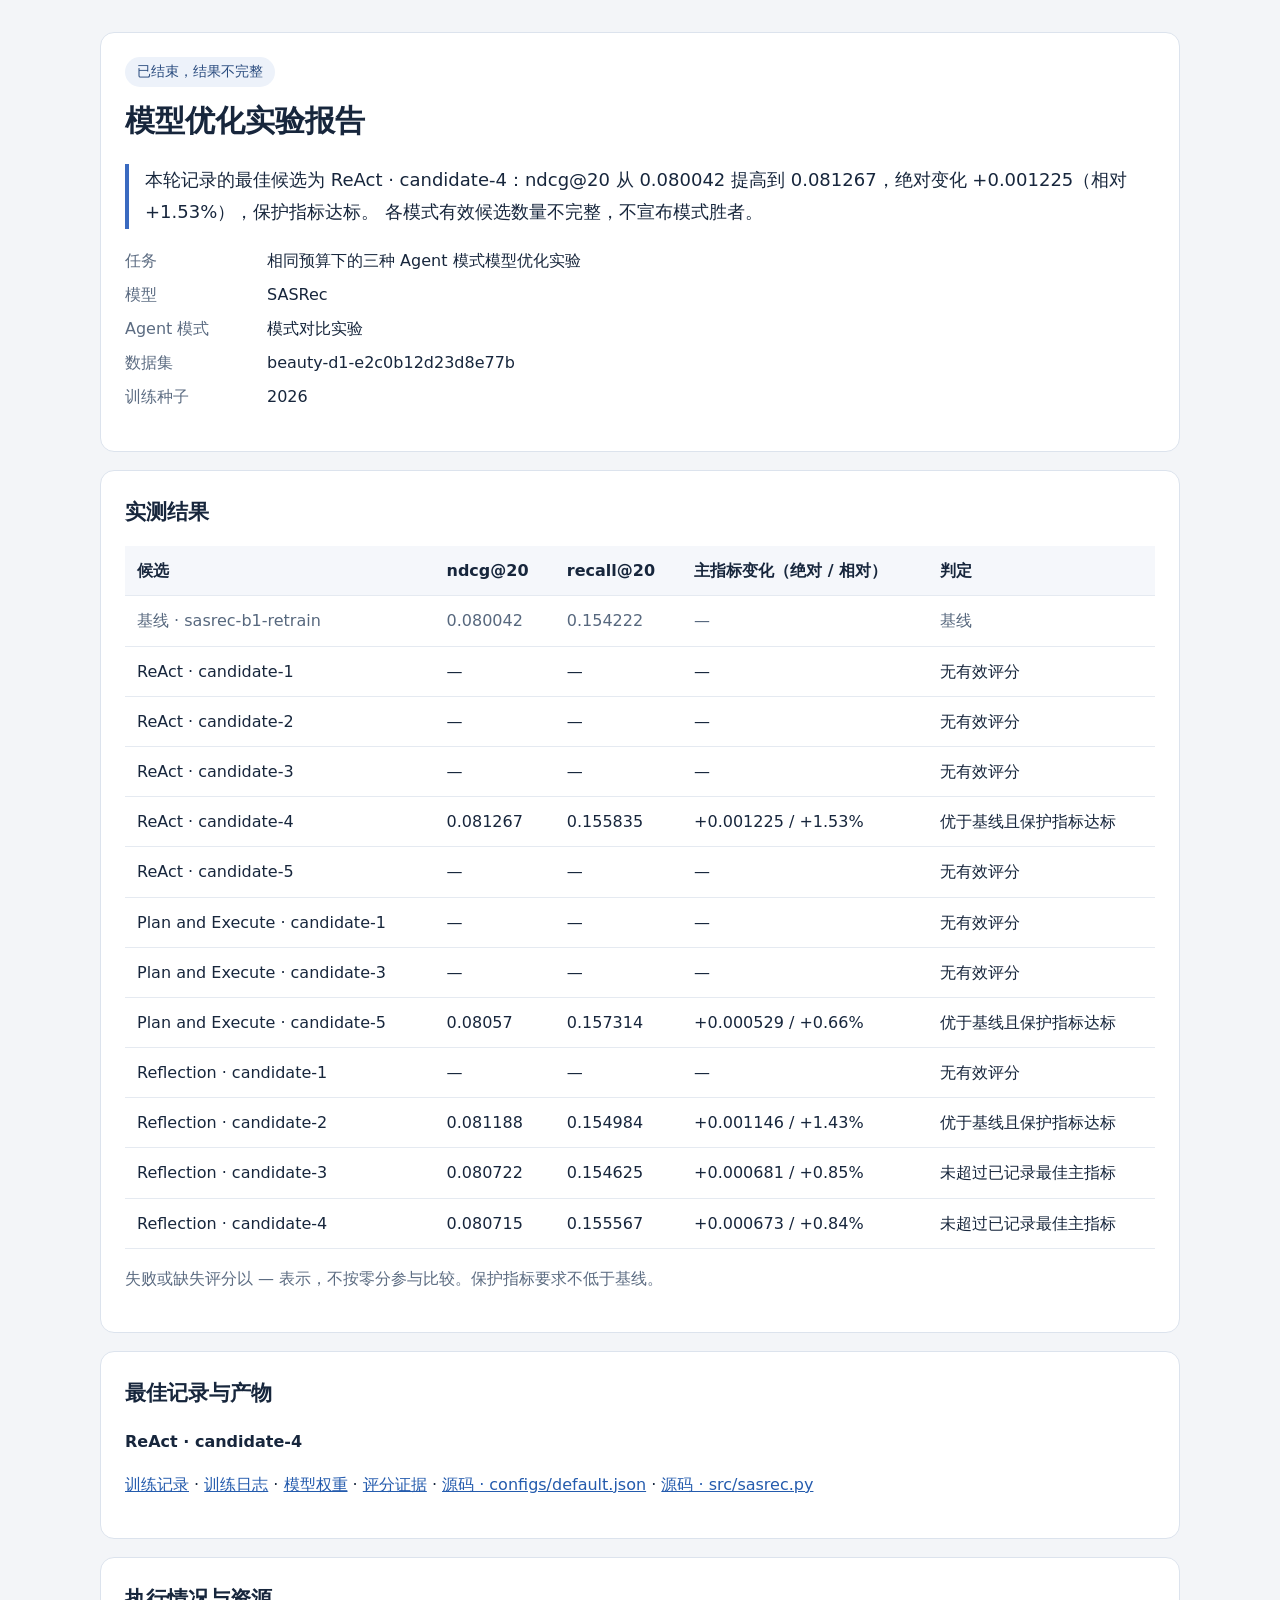
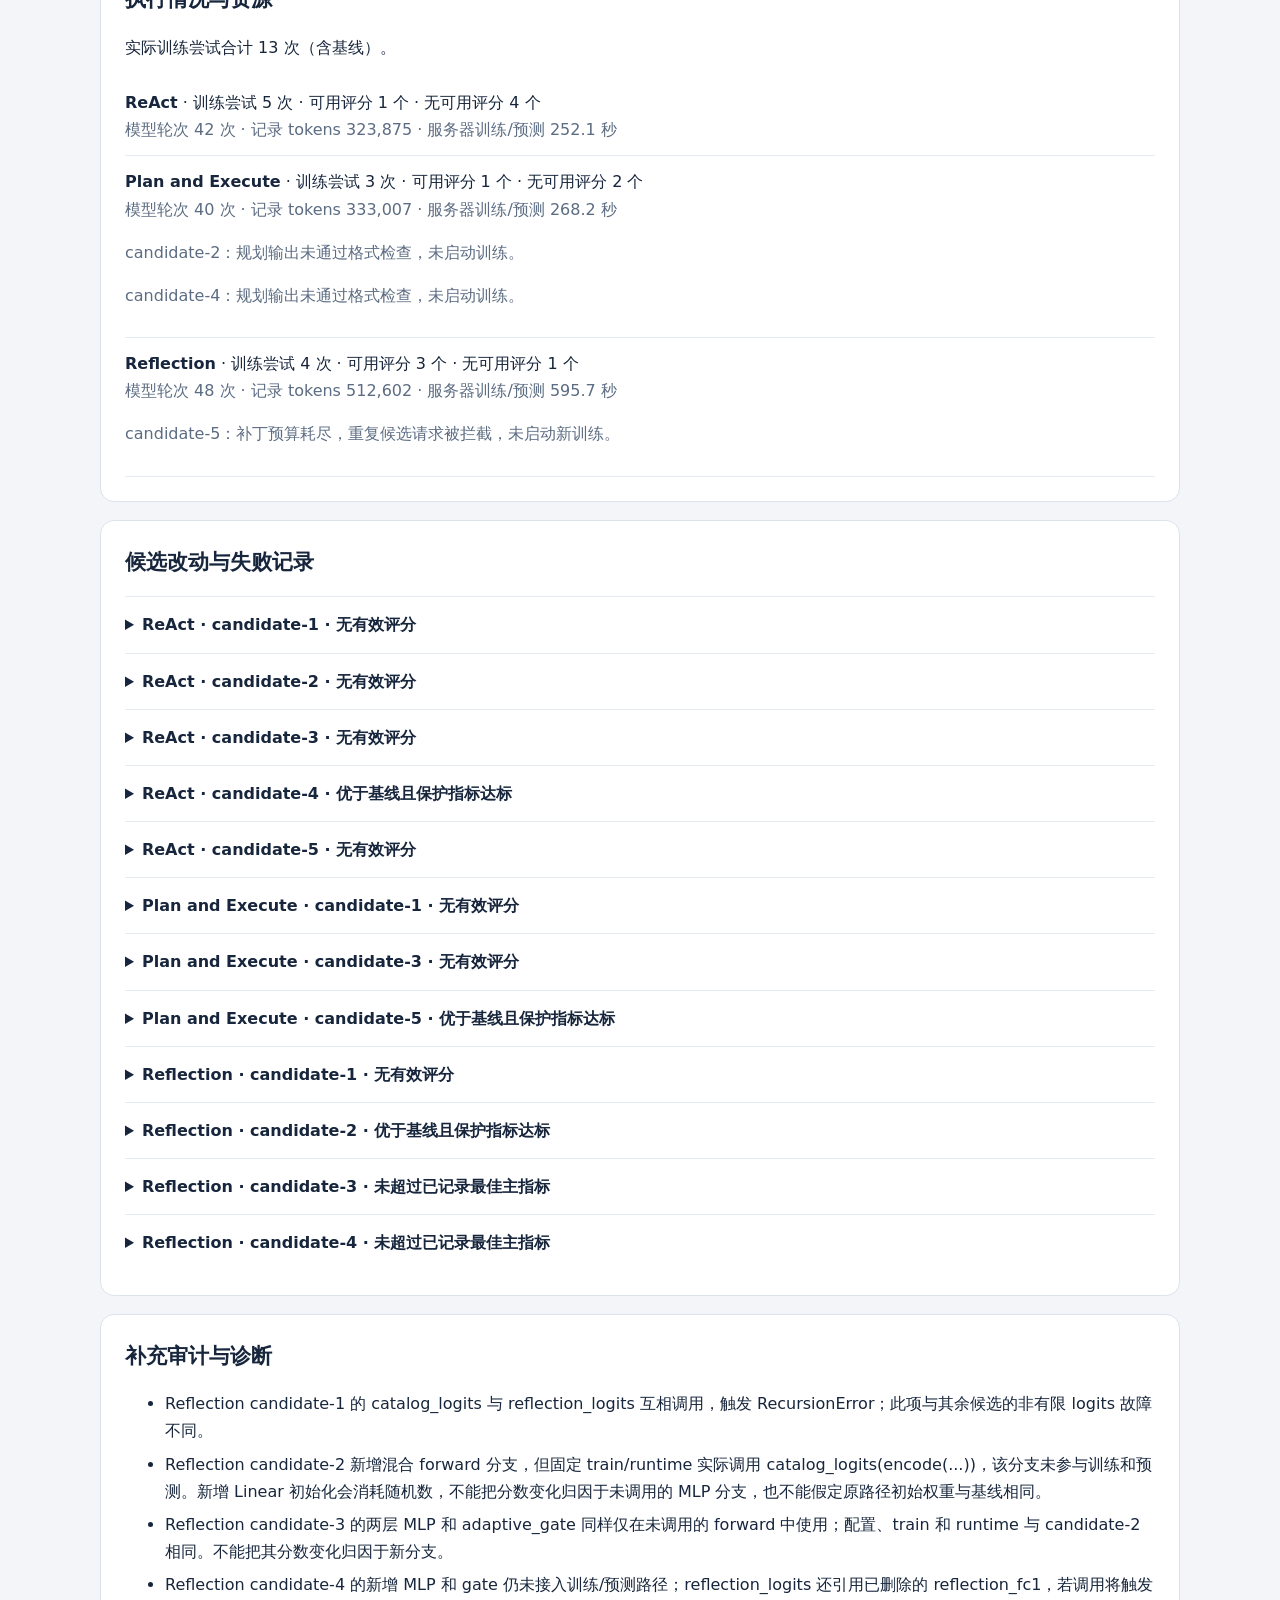
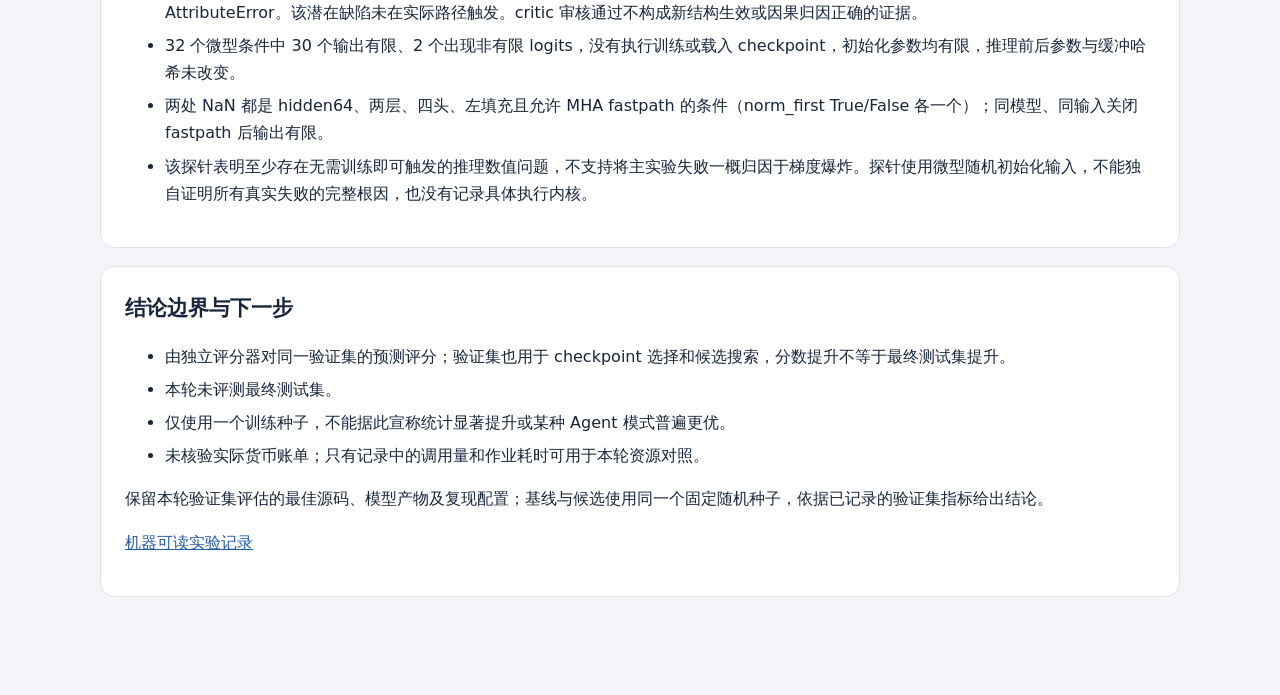
<file: reports/strategy-comparison-20261120/report.html>
<!doctype html><html lang="zh-CN"><head><meta charset="utf-8"><meta name="viewport" content="width=device-width, initial-scale=1"><title>模型优化实验报告</title><style>body{margin:0;background:#f3f5f8;color:#17263c;font:16px/1.7 system-ui,'Microsoft YaHei',sans-serif}main{max-width:1080px;margin:32px auto;padding:0 22px 48px}header,section{background:white;border:1px solid #dce3ed;border-radius:14px;padding:24px;margin:18px 0}h1{font-size:30px;margin:8px 0 14px}h2{font-size:21px;margin:0 0 16px}h3{font-size:17px;margin:18px 0 8px}.badge{display:inline-block;background:#edf2fa;border-radius:20px;padding:3px 12px;color:#294b7e;font-size:14px}.summary{font-size:18px;line-height:1.8;border-left:4px solid #3a6ac0;padding-left:16px}dl{display:grid;grid-template-columns:130px 1fr;gap:7px 12px}dt{color:#5c6c82}dd{margin:0;overflow-wrap:anywhere}.scroll{overflow-x:auto}table{width:100%;border-collapse:collapse;white-space:nowrap;font-variant-numeric:tabular-nums}th,td{text-align:left;padding:11px 12px;border-bottom:1px solid #e5eaf1}th{background:#f5f7fb;font-weight:600}tr:first-child td{color:#57687e}small,.muted{color:#5c6c82}details{border-top:1px solid #e5eaf1;padding:14px 0}summary{cursor:pointer;font-weight:600}pre{font:13px/1.6 ui-monospace,Consolas,monospace;background:#f4f6f9;padding:16px;overflow:auto;white-space:pre;max-height:480px}a{color:#245bad}li{margin:6px 0}.resource{padding:12px 0;border-bottom:1px solid #e5eaf1}@media(max-width:600px){main{padding:0 12px;margin-top:12px}header,section{padding:18px}h1{font-size:25px}dl{grid-template-columns:90px 1fr}}@media print{body{background:white}main{max-width:none;margin:0}header,section{break-inside:avoid;border-radius:0}pre{max-height:none;white-space:pre-wrap}details{display:block}}</style></head><body><main><header><span class="badge">已结束，结果不完整</span><h1>模型优化实验报告</h1><p class="summary">本轮记录的最佳候选为 ReAct · candidate-4：ndcg@20 从 0.080042 提高到 0.081267，绝对变化 +0.001225（相对 +1.53%），保护指标达标。 各模式有效候选数量不完整，不宣布模式胜者。</p><dl><dt>任务</dt><dd>相同预算下的三种 Agent 模式模型优化实验</dd><dt>模型</dt><dd>SASRec</dd><dt>Agent 模式</dt><dd>模式对比实验</dd><dt>数据集</dt><dd>beauty-d1-e2c0b12d23d8e77b</dd><dt>训练种子</dt><dd>2026</dd></dl></header><section><h2>实测结果</h2><div class="scroll"><table><thead><tr><th>候选</th><th>ndcg@20</th><th>recall@20</th><th>主指标变化（绝对 / 相对）</th><th>判定</th></tr></thead><tbody><tr><td>基线 · sasrec-b1-retrain</td><td>0.080042</td><td>0.154222</td><td>—</td><td>基线</td></tr><tr><td>ReAct · candidate-1</td><td>—</td><td>—</td><td>—</td><td>无有效评分</td></tr><tr><td>ReAct · candidate-2</td><td>—</td><td>—</td><td>—</td><td>无有效评分</td></tr><tr><td>ReAct · candidate-3</td><td>—</td><td>—</td><td>—</td><td>无有效评分</td></tr><tr><td>ReAct · candidate-4</td><td>0.081267</td><td>0.155835</td><td>+0.001225 / +1.53%</td><td>优于基线且保护指标达标</td></tr><tr><td>ReAct · candidate-5</td><td>—</td><td>—</td><td>—</td><td>无有效评分</td></tr><tr><td>Plan and Execute · candidate-1</td><td>—</td><td>—</td><td>—</td><td>无有效评分</td></tr><tr><td>Plan and Execute · candidate-3</td><td>—</td><td>—</td><td>—</td><td>无有效评分</td></tr><tr><td>Plan and Execute · candidate-5</td><td>0.08057</td><td>0.157314</td><td>+0.000529 / +0.66%</td><td>优于基线且保护指标达标</td></tr><tr><td>Reflection · candidate-1</td><td>—</td><td>—</td><td>—</td><td>无有效评分</td></tr><tr><td>Reflection · candidate-2</td><td>0.081188</td><td>0.154984</td><td>+0.001146 / +1.43%</td><td>优于基线且保护指标达标</td></tr><tr><td>Reflection · candidate-3</td><td>0.080722</td><td>0.154625</td><td>+0.000681 / +0.85%</td><td>未超过已记录最佳主指标</td></tr><tr><td>Reflection · candidate-4</td><td>0.080715</td><td>0.155567</td><td>+0.000673 / +0.84%</td><td>未超过已记录最佳主指标</td></tr></tbody></table></div><p class="muted">失败或缺失评分以 — 表示，不按零分参与比较。保护指标要求不低于基线。</p></section><section><h2>最佳记录与产物</h2><p><strong>ReAct · candidate-4</strong></p><p><a href="../../.reclab/sc/sessions/20261120T020207Z-compare-eeddcd55/strategies/react/experiments/exp-283754078c08998409c76ef38d8ba51c/train/training.json">训练记录</a> · <a href="../../.reclab/sc/sessions/20261120T020207Z-compare-eeddcd55/strategies/react/experiments/exp-283754078c08998409c76ef38d8ba51c/train-log.json">训练日志</a> · <a href="../../.reclab/sc/sessions/20261120T020207Z-compare-eeddcd55/strategies/react/experiments/exp-283754078c08998409c76ef38d8ba51c/train/best.pt">模型权重</a> · <a href="../../.reclab/sc/sessions/20261120T020207Z-compare-eeddcd55/strategies/react/experiments/exp-283754078c08998409c76ef38d8ba51c/grade.json">评分证据</a> · <a href="../../.reclab/sc/sessions/20261120T020207Z-compare-eeddcd55/strategies/react/snapshots/c7553d42a06cae1c5ab296f3a08f8894156435c3f4439a61d0d0bcde7fc49dab/configs/default.json">源码 · configs/default.json</a> · <a href="../../.reclab/sc/sessions/20261120T020207Z-compare-eeddcd55/strategies/react/snapshots/c7553d42a06cae1c5ab296f3a08f8894156435c3f4439a61d0d0bcde7fc49dab/src/sasrec.py">源码 · src/sasrec.py</a></p></section><section><h2>执行情况与资源</h2><p>实际训练尝试合计 13 次（含基线）。</p><div class="resource"><strong>ReAct</strong> · 训练尝试 5 次 · 可用评分 1 个 · 无可用评分 4 个<div class="muted">模型轮次 42 次 · 记录 tokens 323,875 · 服务器训练/预测 252.1 秒</div></div><div class="resource"><strong>Plan and Execute</strong> · 训练尝试 3 次 · 可用评分 1 个 · 无可用评分 2 个<div class="muted">模型轮次 40 次 · 记录 tokens 333,007 · 服务器训练/预测 268.2 秒</div><p class="muted">candidate-2：规划输出未通过格式检查，未启动训练。</p><p class="muted">candidate-4：规划输出未通过格式检查，未启动训练。</p></div><div class="resource"><strong>Reflection</strong> · 训练尝试 4 次 · 可用评分 3 个 · 无可用评分 1 个<div class="muted">模型轮次 48 次 · 记录 tokens 512,602 · 服务器训练/预测 595.7 秒</div><p class="muted">candidate-5：补丁预算耗尽，重复候选请求被拦截，未启动新训练。</p></div></section><section><h2>候选改动与失败记录</h2><details><summary>ReAct · candidate-1 · 无有效评分</summary><p>验证预测出现非有限 logits（NaN/Inf），没有取得有效评分；日志未证明梯度爆炸。</p><h3>configs/default.json</h3><small>冻结源码快照</small><pre><code>--- configs/default.json
+++ configs/default.json
@@ -3,10 +3,10 @@
     &quot;file&quot;: &quot;src/sasrec.py&quot;,
     &quot;class&quot;: &quot;SASRec&quot;,
     &quot;kwargs&quot;: {
-      &quot;hidden_size&quot;: 64,
-      &quot;num_layers&quot;: 1,
-      &quot;num_heads&quot;: 1,
-      &quot;dropout&quot;: 0.4
+      &quot;hidden_size&quot;: 128,
+      &quot;num_layers&quot;: 2,
+      &quot;num_heads&quot;: 4,
+      &quot;dropout&quot;: 0.3
     }
   },
   &quot;max_length&quot;: 50,
</code></pre><p>产物：<a href="../../.reclab/sc/sessions/20261120T020207Z-compare-eeddcd55/strategies/react/experiments/exp-a75c67fe5ae6dad0cc536b8127b8c385/train-log.json">训练日志</a> · <a href="../../.reclab/sc/sessions/20261120T020207Z-compare-eeddcd55/strategies/react/snapshots/e0cbc027013e6b1470932c9ea968e1133a182dc8a32ab00f0f4cf52e6997736b/configs/default.json">源码 · configs/default.json</a> · <a href="../../.reclab/sc/sessions/20261120T020207Z-compare-eeddcd55/strategies/react/snapshots/e0cbc027013e6b1470932c9ea968e1133a182dc8a32ab00f0f4cf52e6997736b/src/sasrec.py">源码 · src/sasrec.py</a></p></details><details><summary>ReAct · candidate-2 · 无有效评分</summary><p>验证预测出现非有限 logits（NaN/Inf），没有取得有效评分；日志未证明梯度爆炸。</p><h3>configs/default.json</h3><small>冻结源码快照</small><pre><code>--- configs/default.json
+++ configs/default.json
@@ -3,10 +3,10 @@
     &quot;file&quot;: &quot;src/sasrec.py&quot;,
     &quot;class&quot;: &quot;SASRec&quot;,
     &quot;kwargs&quot;: {
-      &quot;hidden_size&quot;: 64,
-      &quot;num_layers&quot;: 1,
-      &quot;num_heads&quot;: 1,
-      &quot;dropout&quot;: 0.4
+      &quot;hidden_size&quot;: 128,
+      &quot;num_layers&quot;: 2,
+      &quot;num_heads&quot;: 4,
+      &quot;dropout&quot;: 0.1
     }
   },
   &quot;max_length&quot;: 50,
</code></pre><p>产物：<a href="../../.reclab/sc/sessions/20261120T020207Z-compare-eeddcd55/strategies/react/experiments/exp-1952406884533138a1cf780d4e84af87/train-log.json">训练日志</a> · <a href="../../.reclab/sc/sessions/20261120T020207Z-compare-eeddcd55/strategies/react/snapshots/2e238cd5f06719d610d14888d71eb7d260e0c0a1dc7b24029a67794c6113990f/configs/default.json">源码 · configs/default.json</a> · <a href="../../.reclab/sc/sessions/20261120T020207Z-compare-eeddcd55/strategies/react/snapshots/2e238cd5f06719d610d14888d71eb7d260e0c0a1dc7b24029a67794c6113990f/src/sasrec.py">源码 · src/sasrec.py</a></p></details><details><summary>ReAct · candidate-3 · 无有效评分</summary><p>验证预测出现非有限 logits（NaN/Inf），没有取得有效评分；日志未证明梯度爆炸。</p><h3>configs/default.json</h3><small>冻结源码快照</small><pre><code>--- configs/default.json
+++ configs/default.json
@@ -4,9 +4,9 @@
     &quot;class&quot;: &quot;SASRec&quot;,
     &quot;kwargs&quot;: {
       &quot;hidden_size&quot;: 64,
-      &quot;num_layers&quot;: 1,
-      &quot;num_heads&quot;: 1,
-      &quot;dropout&quot;: 0.4
+      &quot;num_layers&quot;: 2,
+      &quot;num_heads&quot;: 4,
+      &quot;dropout&quot;: 0.2
     }
   },
   &quot;max_length&quot;: 50,
</code></pre><p>产物：<a href="../../.reclab/sc/sessions/20261120T020207Z-compare-eeddcd55/strategies/react/experiments/exp-8b0c28ec72d46ecaccf7a2a470c09405/train-log.json">训练日志</a> · <a href="../../.reclab/sc/sessions/20261120T020207Z-compare-eeddcd55/strategies/react/snapshots/ead13a1cc948e0c516e1227db8060de71e79ef049d1f0e23287eeea1170cf063/configs/default.json">源码 · configs/default.json</a> · <a href="../../.reclab/sc/sessions/20261120T020207Z-compare-eeddcd55/strategies/react/snapshots/ead13a1cc948e0c516e1227db8060de71e79ef049d1f0e23287eeea1170cf063/src/sasrec.py">源码 · src/sasrec.py</a></p></details><details><summary>ReAct · candidate-4 · 优于基线且保护指标达标</summary><h3>src/sasrec.py</h3><small>冻结源码快照</small><pre><code>--- src/sasrec.py
+++ src/sasrec.py
@@ -33,7 +33,7 @@
             dropout=dropout,
             activation=&quot;gelu&quot;,
             batch_first=True,
-            norm_first=True,
+            norm_first=False,
         )
         self.encoder = nn.TransformerEncoder(layer, num_layers=num_layers)
         self.output_norm = nn.LayerNorm(hidden_size)
</code></pre><p>产物：<a href="../../.reclab/sc/sessions/20261120T020207Z-compare-eeddcd55/strategies/react/experiments/exp-283754078c08998409c76ef38d8ba51c/train/training.json">训练记录</a> · <a href="../../.reclab/sc/sessions/20261120T020207Z-compare-eeddcd55/strategies/react/experiments/exp-283754078c08998409c76ef38d8ba51c/train-log.json">训练日志</a> · <a href="../../.reclab/sc/sessions/20261120T020207Z-compare-eeddcd55/strategies/react/experiments/exp-283754078c08998409c76ef38d8ba51c/train/best.pt">模型权重</a> · <a href="../../.reclab/sc/sessions/20261120T020207Z-compare-eeddcd55/strategies/react/experiments/exp-283754078c08998409c76ef38d8ba51c/grade.json">评分证据</a> · <a href="../../.reclab/sc/sessions/20261120T020207Z-compare-eeddcd55/strategies/react/snapshots/c7553d42a06cae1c5ab296f3a08f8894156435c3f4439a61d0d0bcde7fc49dab/configs/default.json">源码 · configs/default.json</a> · <a href="../../.reclab/sc/sessions/20261120T020207Z-compare-eeddcd55/strategies/react/snapshots/c7553d42a06cae1c5ab296f3a08f8894156435c3f4439a61d0d0bcde7fc49dab/src/sasrec.py">源码 · src/sasrec.py</a></p></details><details><summary>ReAct · candidate-5 · 无有效评分</summary><p>验证预测出现非有限 logits（NaN/Inf），没有取得有效评分；日志未证明梯度爆炸。</p><h3>configs/default.json</h3><small>冻结源码快照</small><pre><code>--- configs/default.json
+++ configs/default.json
@@ -3,10 +3,10 @@
     &quot;file&quot;: &quot;src/sasrec.py&quot;,
     &quot;class&quot;: &quot;SASRec&quot;,
     &quot;kwargs&quot;: {
-      &quot;hidden_size&quot;: 64,
-      &quot;num_layers&quot;: 1,
-      &quot;num_heads&quot;: 1,
-      &quot;dropout&quot;: 0.4
+      &quot;hidden_size&quot;: 128,
+      &quot;num_layers&quot;: 2,
+      &quot;num_heads&quot;: 4,
+      &quot;dropout&quot;: 0.3
     }
   },
   &quot;max_length&quot;: 50,
</code></pre><p>产物：<a href="../../.reclab/sc/sessions/20261120T020207Z-compare-eeddcd55/strategies/react/experiments/exp-89f220bb1cbab2b214749e8fc8fd85ed/train-log.json">训练日志</a> · <a href="../../.reclab/sc/sessions/20261120T020207Z-compare-eeddcd55/strategies/react/snapshots/25f5b2ac2d32f4cb326ea32d23d8d27230e54044749678051b6e3ddcb848b372/configs/default.json">源码 · configs/default.json</a> · <a href="../../.reclab/sc/sessions/20261120T020207Z-compare-eeddcd55/strategies/react/snapshots/25f5b2ac2d32f4cb326ea32d23d8d27230e54044749678051b6e3ddcb848b372/src/sasrec.py">源码 · src/sasrec.py</a></p></details><details><summary>Plan and Execute · candidate-1 · 无有效评分</summary><p>验证预测出现非有限 logits（NaN/Inf），没有取得有效评分；日志未证明梯度爆炸。</p><h3>configs/default.json</h3><small>冻结源码快照</small><pre><code>--- configs/default.json
+++ configs/default.json
@@ -3,9 +3,9 @@
     &quot;file&quot;: &quot;src/sasrec.py&quot;,
     &quot;class&quot;: &quot;SASRec&quot;,
     &quot;kwargs&quot;: {
-      &quot;hidden_size&quot;: 64,
-      &quot;num_layers&quot;: 1,
-      &quot;num_heads&quot;: 1,
+      &quot;hidden_size&quot;: 128,
+      &quot;num_layers&quot;: 2,
+      &quot;num_heads&quot;: 4,
       &quot;dropout&quot;: 0.4
     }
   },
</code></pre><p>产物：<a href="../../.reclab/sc/sessions/20261120T020207Z-compare-eeddcd55/strategies/plan_execute/experiments/exp-b708ae5fa0163b142c2ce8f7a8273fd6/train-log.json">训练日志</a> · <a href="../../.reclab/sc/sessions/20261120T020207Z-compare-eeddcd55/strategies/plan_execute/snapshots/e69978dff16b80f602b6960da9e566ecd7bad20fe7581331cd8d2d4ce878f3c3/configs/default.json">源码 · configs/default.json</a> · <a href="../../.reclab/sc/sessions/20261120T020207Z-compare-eeddcd55/strategies/plan_execute/snapshots/e69978dff16b80f602b6960da9e566ecd7bad20fe7581331cd8d2d4ce878f3c3/src/sasrec.py">源码 · src/sasrec.py</a></p></details><details><summary>Plan and Execute · candidate-3 · 无有效评分</summary><p>验证预测出现非有限 logits（NaN/Inf），没有取得有效评分；日志未证明梯度爆炸。</p><h3>configs/default.json</h3><small>冻结源码快照</small><pre><code>--- configs/default.json
+++ configs/default.json
@@ -3,17 +3,17 @@
     &quot;file&quot;: &quot;src/sasrec.py&quot;,
     &quot;class&quot;: &quot;SASRec&quot;,
     &quot;kwargs&quot;: {
-      &quot;hidden_size&quot;: 64,
-      &quot;num_layers&quot;: 1,
-      &quot;num_heads&quot;: 1,
+      &quot;hidden_size&quot;: 128,
+      &quot;num_layers&quot;: 2,
+      &quot;num_heads&quot;: 4,
       &quot;dropout&quot;: 0.4
     }
   },
   &quot;max_length&quot;: 50,
   &quot;epochs&quot;: 30,
   &quot;patience&quot;: 5,
-  &quot;batch_size&quot;: 256,
-  &quot;eval_batch_size&quot;: 256,
+  &quot;batch_size&quot;: 128,
+  &quot;eval_batch_size&quot;: 128,
   &quot;learning_rate&quot;: 0.001,
   &quot;weight_decay&quot;: 0.0001,
   &quot;grad_clip&quot;: 5.0,
</code></pre><p>产物：<a href="../../.reclab/sc/sessions/20261120T020207Z-compare-eeddcd55/strategies/plan_execute/experiments/exp-f4e4cb1e2c1bd65305d3b8ef1efbb246/train-log.json">训练日志</a> · <a href="../../.reclab/sc/sessions/20261120T020207Z-compare-eeddcd55/strategies/plan_execute/snapshots/848acc74476f57ce6c2b69ba496fc5cddbc6ad9c2a9e4b81edc1593264bc7786/configs/default.json">源码 · configs/default.json</a> · <a href="../../.reclab/sc/sessions/20261120T020207Z-compare-eeddcd55/strategies/plan_execute/snapshots/848acc74476f57ce6c2b69ba496fc5cddbc6ad9c2a9e4b81edc1593264bc7786/src/sasrec.py">源码 · src/sasrec.py</a></p></details><details><summary>Plan and Execute · candidate-5 · 优于基线且保护指标达标</summary><h3>configs/default.json</h3><small>冻结源码快照</small><pre><code>--- configs/default.json
+++ configs/default.json
@@ -4,9 +4,9 @@
     &quot;class&quot;: &quot;SASRec&quot;,
     &quot;kwargs&quot;: {
       &quot;hidden_size&quot;: 64,
-      &quot;num_layers&quot;: 1,
+      &quot;num_layers&quot;: 2,
       &quot;num_heads&quot;: 1,
-      &quot;dropout&quot;: 0.4
+      &quot;dropout&quot;: 0.5
     }
   },
   &quot;max_length&quot;: 50,
</code></pre><p>产物：<a href="../../.reclab/sc/sessions/20261120T020207Z-compare-eeddcd55/strategies/plan_execute/experiments/exp-fc6c310740f68013e0a4e1a6113c93d5/train/training.json">训练记录</a> · <a href="../../.reclab/sc/sessions/20261120T020207Z-compare-eeddcd55/strategies/plan_execute/experiments/exp-fc6c310740f68013e0a4e1a6113c93d5/train-log.json">训练日志</a> · <a href="../../.reclab/sc/sessions/20261120T020207Z-compare-eeddcd55/strategies/plan_execute/experiments/exp-fc6c310740f68013e0a4e1a6113c93d5/train/best.pt">模型权重</a> · <a href="../../.reclab/sc/sessions/20261120T020207Z-compare-eeddcd55/strategies/plan_execute/experiments/exp-fc6c310740f68013e0a4e1a6113c93d5/grade.json">评分证据</a> · <a href="../../.reclab/sc/sessions/20261120T020207Z-compare-eeddcd55/strategies/plan_execute/snapshots/a88176d9b2ee79df5ef2d5740d4e5296ba76d6fbaeef5a4aee8bfda946a282d0/configs/default.json">源码 · configs/default.json</a> · <a href="../../.reclab/sc/sessions/20261120T020207Z-compare-eeddcd55/strategies/plan_execute/snapshots/a88176d9b2ee79df5ef2d5740d4e5296ba76d6fbaeef5a4aee8bfda946a282d0/src/sasrec.py">源码 · src/sasrec.py</a></p></details><details><summary>Reflection · candidate-1 · 无有效评分</summary><p>模型执行触发递归深度错误（RecursionError），没有取得有效评分。</p><h3>src/sasrec.py</h3><small>冻结源码快照</small><pre><code>--- src/sasrec.py
+++ src/sasrec.py
@@ -62,5 +62,19 @@
         return self.output_norm(x[:, -1])

     def catalog_logits(self, user_states: torch.Tensor) -&gt; torch.Tensor:
+        &quot;&quot;&quot;Original baseline logit computation with reflection enhancement.&quot;&quot;&quot;
+        # Use reflection-aware logits for better discrimination
+        mixed, gate = self.reflection_logits(user_states)
+        return mixed
+
+    def reflection_logits(self, user_states: torch.Tensor) -&gt; torch.Tensor:
+        &quot;&quot;&quot;Reflection-aware logits: combine original scores with negation signal.&quot;&quot;&quot;
+        base_logits = self.catalog_logits(user_states)
+        # Compute mean item representation for negation signal
         catalog = self.item_embedding.weight[1:]
-        return user_states @ catalog.t() + self.item_bias[1:]
+        mean_item = catalog.mean(dim=0, keepdim=True)  # [1, hidden_size]
+        negation_signal = (mean_item - user_states.unsqueeze(1)) @ catalog.t()  # [batch, num_items]
+        # Learnable gate to balance original vs reflection
+        gate = torch.sigmoid(torch.zeros(1, device=user_states.device) * 0.5)
+        mixed_logits = (1.0 - gate) * base_logits + gate * negation_signal
+        return mixed_logits, gate
</code></pre><p>产物：<a href="../../.reclab/sc/sessions/20261120T020207Z-compare-eeddcd55/strategies/reflection/experiments/exp-50ece63042d1981aae2dee4d7e5c38b3/train-log.json">训练日志</a> · <a href="../../.reclab/sc/sessions/20261120T020207Z-compare-eeddcd55/strategies/reflection/snapshots/acb92ecc5955df4a54e38b9eaa5795182e4319ed61eea29fbf5ce06927ec9e7d/configs/default.json">源码 · configs/default.json</a> · <a href="../../.reclab/sc/sessions/20261120T020207Z-compare-eeddcd55/strategies/reflection/snapshots/acb92ecc5955df4a54e38b9eaa5795182e4319ed61eea29fbf5ce06927ec9e7d/src/sasrec.py">源码 · src/sasrec.py</a></p></details><details><summary>Reflection · candidate-2 · 优于基线且保护指标达标</summary><h3>src/sasrec.py</h3><small>冻结源码快照</small><pre><code>--- src/sasrec.py
+++ src/sasrec.py
@@ -38,6 +38,9 @@
         self.encoder = nn.TransformerEncoder(layer, num_layers=num_layers)
         self.output_norm = nn.LayerNorm(hidden_size)
         self.item_bias = nn.Parameter(torch.zeros(num_items + 1))
+        # Reflection enhancement components
+        self.reflection_fc1 = nn.Linear(hidden_size, hidden_size)
+        self.gate_weight = nn.Parameter(torch.zeros(1))
         self.reset_parameters()

     def reset_parameters(self) -&gt; None:
@@ -62,5 +65,28 @@
         return self.output_norm(x[:, -1])

     def catalog_logits(self, user_states: torch.Tensor) -&gt; torch.Tensor:
+        &quot;&quot;&quot;Base recommendation logits from item similarity.&quot;&quot;&quot;
         catalog = self.item_embedding.weight[1:]
         return user_states @ catalog.t() + self.item_bias[1:]
+
+    def reflection_logits(self, user_states: torch.Tensor) -&gt; torch.Tensor:
+        &quot;&quot;&quot;Reflection-aware scoring: refine user states with contrastive signal.&quot;&quot;&quot;
+        # Reflect user state through a lightweight MLP for nuanced features
+        h = self.output_norm(
+            self.input_dropout(
+                torch.relu(self.reflection_fc1(user_states))
+            )
+        )
+        catalog = self.item_embedding.weight[1:]
+        ref_logits = h @ catalog.t() + self.item_bias[1:]
+        return ref_logits
+
+    def forward(self, histories: torch.Tensor) -&gt; torch.Tensor:
+        &quot;&quot;&quot;Override to enable reflection-based scoring.&quot;&quot;&quot;
+        user_states = self.encode(histories)
+        base_logits = self.catalog_logits(user_states)
+        ref_logits = self.reflection_logits(user_states)
+        # Learnable gate to blend base and reflection scores
+        gate = torch.sigmoid(self.gate_weight)
+        mixed_logits = (1.0 - gate) * base_logits + gate * ref_logits
+        return mixed_logits
</code></pre><p>产物：<a href="../../.reclab/sc/sessions/20261120T020207Z-compare-eeddcd55/strategies/reflection/experiments/exp-9cb5ed2900e269883155dc7070b9cb55/train/training.json">训练记录</a> · <a href="../../.reclab/sc/sessions/20261120T020207Z-compare-eeddcd55/strategies/reflection/experiments/exp-9cb5ed2900e269883155dc7070b9cb55/train-log.json">训练日志</a> · <a href="../../.reclab/sc/sessions/20261120T020207Z-compare-eeddcd55/strategies/reflection/experiments/exp-9cb5ed2900e269883155dc7070b9cb55/train/best.pt">模型权重</a> · <a href="../../.reclab/sc/sessions/20261120T020207Z-compare-eeddcd55/strategies/reflection/experiments/exp-9cb5ed2900e269883155dc7070b9cb55/grade.json">评分证据</a> · <a href="../../.reclab/sc/sessions/20261120T020207Z-compare-eeddcd55/strategies/reflection/snapshots/0e66288a361fce2f71ea7388110b72813474fc277993cfb976c6f3d7ea4f1ca7/configs/default.json">源码 · configs/default.json</a> · <a href="../../.reclab/sc/sessions/20261120T020207Z-compare-eeddcd55/strategies/reflection/snapshots/0e66288a361fce2f71ea7388110b72813474fc277993cfb976c6f3d7ea4f1ca7/src/sasrec.py">源码 · src/sasrec.py</a></p></details><details><summary>Reflection · candidate-3 · 未超过已记录最佳主指标</summary><h3>src/sasrec.py</h3><small>冻结源码快照</small><pre><code>--- src/sasrec.py
+++ src/sasrec.py
@@ -38,9 +38,13 @@
         self.encoder = nn.TransformerEncoder(layer, num_layers=num_layers)
         self.output_norm = nn.LayerNorm(hidden_size)
         self.item_bias = nn.Parameter(torch.zeros(num_items + 1))
-        # Reflection enhancement components
-        self.reflection_fc1 = nn.Linear(hidden_size, hidden_size)
-        self.gate_weight = nn.Parameter(torch.zeros(1))
+        # Adaptive reflection enhancement
+        self.reflection_mlp = nn.Sequential(
+            nn.Linear(hidden_size, hidden_size),
+            nn.ReLU(),
+            nn.Linear(hidden_size, hidden_size),
+        )
+        self.adaptive_gate = nn.Linear(hidden_size, 1)
         self.reset_parameters()

     def reset_parameters(self) -&gt; None:
@@ -70,23 +74,19 @@
         return user_states @ catalog.t() + self.item_bias[1:]

     def reflection_logits(self, user_states: torch.Tensor) -&gt; torch.Tensor:
-        &quot;&quot;&quot;Reflection-aware scoring: refine user states with contrastive signal.&quot;&quot;&quot;
-        # Reflect user state through a lightweight MLP for nuanced features
-        h = self.output_norm(
-            self.input_dropout(
-                torch.relu(self.reflection_fc1(user_states))
-            )
-        )
+        &quot;&quot;&quot;Reflect user state through adaptive MLP to capture latent preferences.&quot;&quot;&quot;
+        h = self.output_norm(self.input_dropout(self.reflection_mlp(user_states)))
         catalog = self.item_embedding.weight[1:]
-        ref_logits = h @ catalog.t() + self.item_bias[1:]
-        return ref_logits
+        return h @ catalog.t() + self.item_bias[1:]

     def forward(self, histories: torch.Tensor) -&gt; torch.Tensor:
-        &quot;&quot;&quot;Override to enable reflection-based scoring.&quot;&quot;&quot;
+        &quot;&quot;&quot;Enable sequence-aware reflection-based scoring.&quot;&quot;&quot;
         user_states = self.encode(histories)
         base_logits = self.catalog_logits(user_states)
         ref_logits = self.reflection_logits(user_states)
-        # Learnable gate to blend base and reflection scores
-        gate = torch.sigmoid(self.gate_weight)
-        mixed_logits = (1.0 - gate) * base_logits + gate * ref_logits
+
+        # Adaptive gating: condition blend ratio on state representation
+        gate_logit = self.adaptive_gate(user_states).squeeze(-1)
+        gate = torch.sigmoid(gate_logit)
+        mixed_logits = (1.0 - gate.unsqueeze(1)) * base_logits + gate.unsqueeze(1) * ref_logits
         return mixed_logits
</code></pre><p>产物：<a href="../../.reclab/sc/sessions/20261120T020207Z-compare-eeddcd55/strategies/reflection/experiments/exp-747a184da0f57a9af7c28f92ada87b8d/train/training.json">训练记录</a> · <a href="../../.reclab/sc/sessions/20261120T020207Z-compare-eeddcd55/strategies/reflection/experiments/exp-747a184da0f57a9af7c28f92ada87b8d/train-log.json">训练日志</a> · <a href="../../.reclab/sc/sessions/20261120T020207Z-compare-eeddcd55/strategies/reflection/experiments/exp-747a184da0f57a9af7c28f92ada87b8d/grade.json">评分证据</a> · <a href="../../.reclab/sc/sessions/20261120T020207Z-compare-eeddcd55/strategies/reflection/snapshots/576a677a723f6264f95564907c9b46c7f43d1206b968ce736ec31fc918d4ace7/configs/default.json">源码 · configs/default.json</a> · <a href="../../.reclab/sc/sessions/20261120T020207Z-compare-eeddcd55/strategies/reflection/snapshots/576a677a723f6264f95564907c9b46c7f43d1206b968ce736ec31fc918d4ace7/src/sasrec.py">源码 · src/sasrec.py</a></p></details><details><summary>Reflection · candidate-4 · 未超过已记录最佳主指标</summary><h3>src/sasrec.py</h3><small>冻结源码快照</small><pre><code>--- src/sasrec.py
+++ src/sasrec.py
@@ -38,8 +38,13 @@
         self.encoder = nn.TransformerEncoder(layer, num_layers=num_layers)
         self.output_norm = nn.LayerNorm(hidden_size)
         self.item_bias = nn.Parameter(torch.zeros(num_items + 1))
-        # Reflection enhancement components
-        self.reflection_fc1 = nn.Linear(hidden_size, hidden_size)
+        # Refined reflection enhancement with deeper MLP and stability
+        self.reflection_mlp = nn.Sequential(
+            nn.Linear(hidden_size, hidden_size),
+            nn.ReLU(),
+            nn.LayerNorm(hidden_size),
+            nn.Linear(hidden_size, hidden_size)
+        )
         self.gate_weight = nn.Parameter(torch.zeros(1))
         self.reset_parameters()

</code></pre><p>产物：<a href="../../.reclab/sc/sessions/20261120T020207Z-compare-eeddcd55/strategies/reflection/experiments/exp-7bad925abfa75d3e80486fb05756c117/train/training.json">训练记录</a> · <a href="../../.reclab/sc/sessions/20261120T020207Z-compare-eeddcd55/strategies/reflection/experiments/exp-7bad925abfa75d3e80486fb05756c117/train-log.json">训练日志</a> · <a href="../../.reclab/sc/sessions/20261120T020207Z-compare-eeddcd55/strategies/reflection/experiments/exp-7bad925abfa75d3e80486fb05756c117/grade.json">评分证据</a> · <a href="../../.reclab/sc/sessions/20261120T020207Z-compare-eeddcd55/strategies/reflection/snapshots/79657896ab452d9f8e26e2c146fbd7815e0c5ff152d2eabb34cfc9b03f97f085/configs/default.json">源码 · configs/default.json</a> · <a href="../../.reclab/sc/sessions/20261120T020207Z-compare-eeddcd55/strategies/reflection/snapshots/79657896ab452d9f8e26e2c146fbd7815e0c5ff152d2eabb34cfc9b03f97f085/src/sasrec.py">源码 · src/sasrec.py</a></p></details></section><section><h2>补充审计与诊断</h2><ul><li>Reflection candidate-1 的 catalog_logits 与 reflection_logits 互相调用，触发 RecursionError；此项与其余候选的非有限 logits 故障不同。</li><li>Reflection candidate-2 新增混合 forward 分支，但固定 train/runtime 实际调用 catalog_logits(encode(...))，该分支未参与训练和预测。新增 Linear 初始化会消耗随机数，不能把分数变化归因于未调用的 MLP 分支，也不能假定原路径初始权重与基线相同。</li><li>Reflection candidate-3 的两层 MLP 和 adaptive_gate 同样仅在未调用的 forward 中使用；配置、train 和 runtime 与 candidate-2 相同。不能把其分数变化归因于新分支。</li><li>Reflection candidate-4 的新增 MLP 和 gate 仍未接入训练/预测路径；reflection_logits 还引用已删除的 reflection_fc1，若调用将触发 AttributeError。该潜在缺陷未在实际路径触发。critic 审核通过不构成新结构生效或因果归因正确的证据。</li><li>32 个微型条件中 30 个输出有限、2 个出现非有限 logits，没有执行训练或载入 checkpoint，初始化参数均有限，推理前后参数与缓冲哈希未改变。</li><li>两处 NaN 都是 hidden64、两层、四头、左填充且允许 MHA fastpath 的条件（norm_first True/False 各一个）；同模型、同输入关闭 fastpath 后输出有限。</li><li>该探针表明至少存在无需训练即可触发的推理数值问题，不支持将主实验失败一概归因于梯度爆炸。探针使用微型随机初始化输入，不能独自证明所有真实失败的完整根因，也没有记录具体执行内核。</li></ul></section><section><h2>结论边界与下一步</h2><ul><li>由独立评分器对同一验证集的预测评分；验证集也用于 checkpoint 选择和候选搜索，分数提升不等于最终测试集提升。</li><li>本轮未评测最终测试集。</li><li>仅使用一个训练种子，不能据此宣称统计显著提升或某种 Agent 模式普遍更优。</li><li>未核验实际货币账单；只有记录中的调用量和作业耗时可用于本轮资源对照。</li></ul><p>保留本轮验证集评估的最佳源码、模型产物及复现配置；基线与候选使用同一个固定随机种子，依据已记录的验证集指标给出结论。</p><p><a href="../strategy-comparison-20261120.json">机器可读实验记录</a></p></section></main></body></html>
</file>
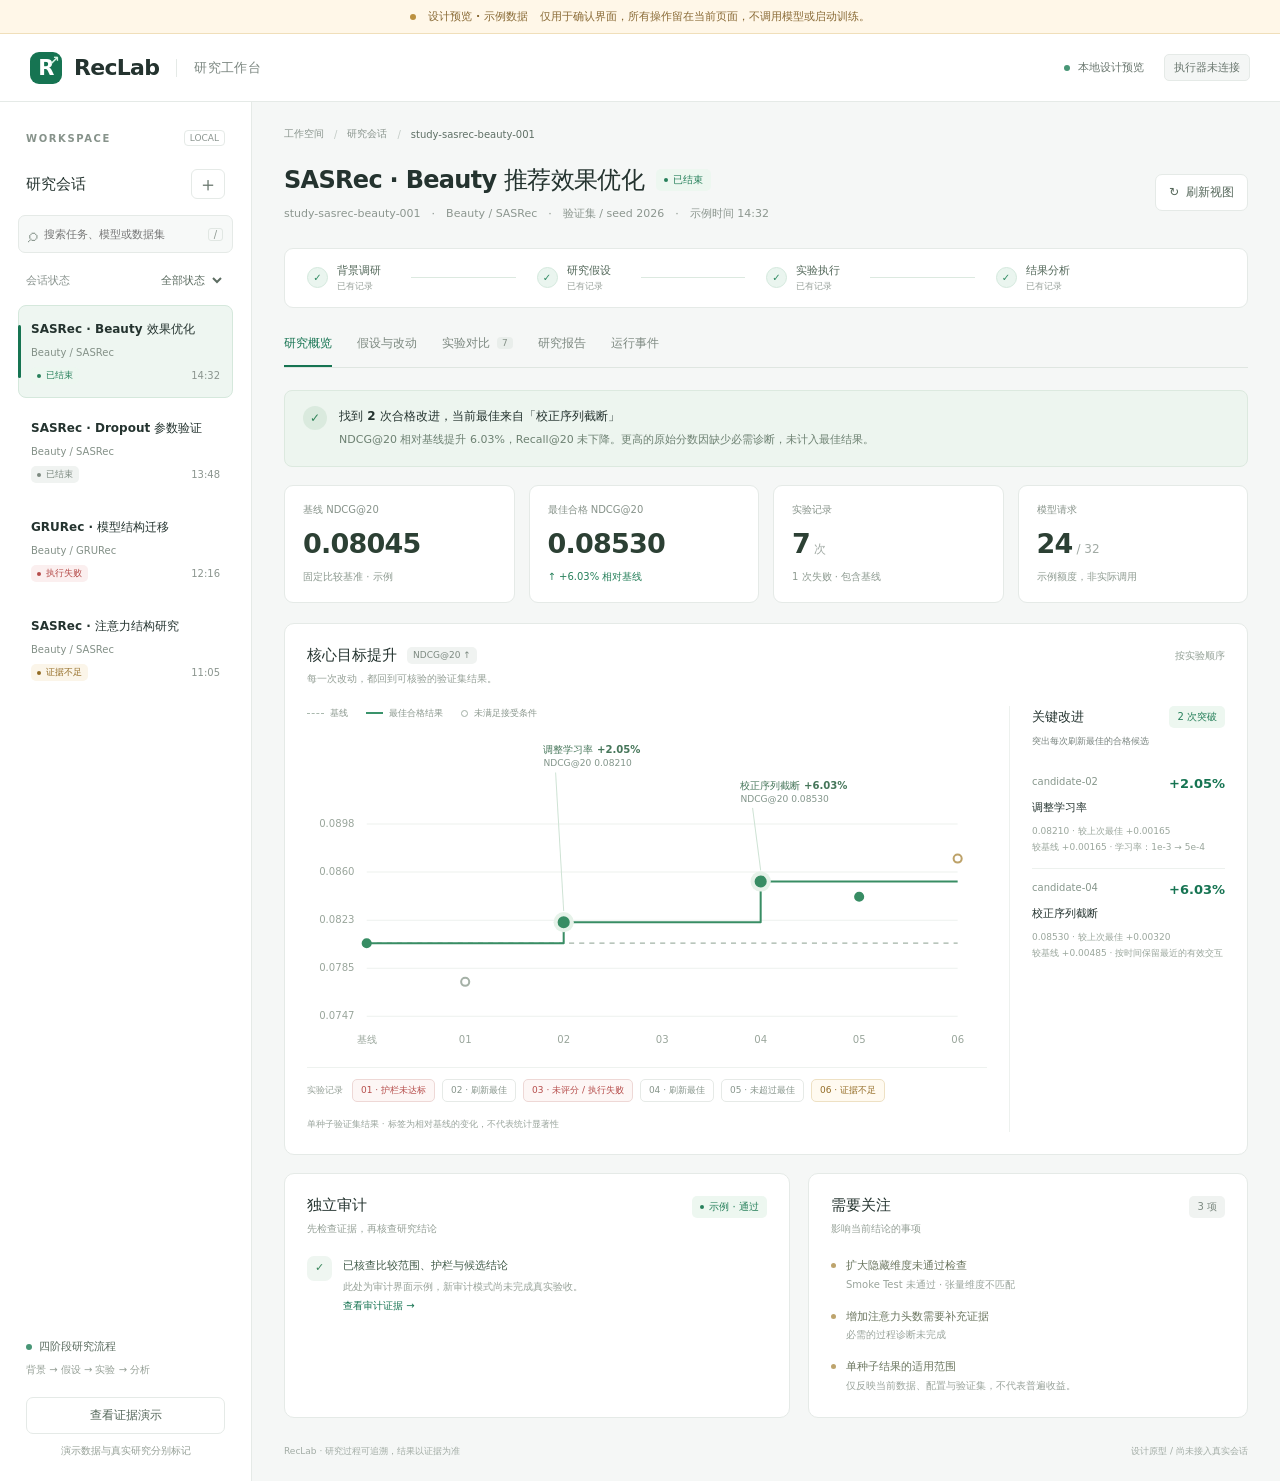
<file: reclab_agent/web/static/prototype.html>
<!doctype html>
<html lang="zh-CN">
<head>
  <meta charset="utf-8"><meta name="viewport" content="width=device-width, initial-scale=1">
  <title>RecLab · 工作台设计预览</title>
  <link rel="stylesheet" href="workbench.css">
  <script src="workbench-prototype.js" defer></script>
</head>
<body>
  <div class="prototype-banner"><span class="sample-dot"></span><strong>设计预览 · 示例数据</strong><span>仅用于确认界面，所有操作留在当前页面，不调用模型或启动训练。</span></div>
  <header class="topbar">
    <a class="brand" href="prototype.html" aria-label="RecLab 工作台首页"><span class="brand-mark">R<span>↗</span></span>RecLab<span class="brand-divider"></span><span class="brand-subtitle">研究工作台</span></a>
    <div class="topbar-right"><span class="connection-dot"></span><span>本地设计预览</span><span class="environment">执行器未连接</span><button class="icon-button sidebar-toggle" id="sidebar-toggle" aria-label="展开研究会话" aria-expanded="false" aria-controls="sidebar">☰</button></div>
  </header>
  <div class="app-layout">
    <aside class="sidebar" id="sidebar">
      <div class="sidebar-heading"><span class="overline">WORKSPACE</span><span class="version">LOCAL</span></div>
      <div class="section-heading"><h2>研究会话</h2><button id="new-task" class="icon-button add-button" aria-label="登记新任务">＋</button></div>
      <label class="search-box"><span aria-hidden="true">⌕</span><input id="search" type="search" placeholder="搜索任务、模型或数据集" aria-label="搜索研究会话"><span class="search-key" aria-hidden="true">/</span></label>
      <label class="filter-label">会话状态<select id="status-filter"><option value="all">全部状态</option><option value="completed">已结束</option><option value="failed">执行失败</option><option value="incomplete">证据不足</option><option value="waiting_input">等待配置</option></select></label>
      <div id="run-list" class="run-list" aria-label="研究会话列表"></div>
      <div class="sidebar-bottom"><div class="sidebar-note"><span class="connection-dot"></span>四阶段研究流程<p>背景 → 假设 → 实验 → 分析</p></div><button class="button secondary full-width" id="demo-button">查看证据演示</button><p class="fine-print">演示数据与真实研究分别标记</p></div>
    </aside>
    <main id="main-content" class="workspace">
      <div class="breadcrumb">工作空间 <span>/</span> 研究会话 <span>/</span> <span id="breadcrumb-current"></span></div>
      <div class="page-heading"><div><div class="title-line"><h1 id="run-title"></h1><span id="run-status"></span></div><p class="run-meta" id="run-meta"></p></div><div class="heading-actions"><button class="button secondary" id="cancel-task" hidden>取消等待任务</button><button class="button secondary" id="refresh-button">↻ <span>刷新视图</span></button></div></div>
      <div class="stage-strip" id="stages" aria-label="研究阶段"></div>
      <nav class="tabs" role="tablist" aria-label="研究详情">
        <button id="tab-overview" role="tab" aria-selected="true" aria-controls="panel-overview" tabindex="0" data-tab="overview">研究概览</button>
        <button id="tab-changes" role="tab" aria-selected="false" aria-controls="panel-changes" tabindex="-1" data-tab="changes">假设与改动</button>
        <button id="tab-experiments" role="tab" aria-selected="false" aria-controls="panel-experiments" tabindex="-1" data-tab="experiments">实验对比 <span id="experiment-count" class="tab-count"></span></button>
        <button id="tab-report" role="tab" aria-selected="false" aria-controls="panel-report" tabindex="-1" data-tab="report">研究报告</button>
        <button id="tab-events" role="tab" aria-selected="false" aria-controls="panel-events" tabindex="-1" data-tab="events">运行事件</button>
      </nav>
      <section role="tabpanel" id="panel-overview" aria-labelledby="tab-overview">
        <div class="conclusion" id="conclusion"></div>
        <div class="metric-grid" id="metric-cards"></div>
        <section class="surface chart-surface"><div class="surface-heading"><div><div class="heading-with-label"><h2>核心目标提升</h2><span class="tag neutral" id="chart-metric"></span></div><p>每一次改动，都回到可核验的验证集结果。</p></div><span class="subtle-label">按实验顺序</span></div>
          <div class="chart-layout"><div class="chart-column"><div class="chart-legend"><span><i class="legend-line baseline-line"></i>基线</span><span><i class="legend-line best-line"></i>最佳合格结果</span><span><i class="legend-hollow"></i>未满足接受条件</span></div><div id="metric-chart" class="chart-scroll"></div><div class="status-track" id="status-track"></div><p class="chart-footnote">单种子验证集结果 · 标签为相对基线的变化，不代表统计显著性</p></div><aside class="milestone-panel"><div class="milestone-heading"><h3>关键改进</h3><span id="milestone-count" class="tag positive"></span></div><p class="muted small">突出每次刷新最佳的合格候选</p><div id="milestones"></div></aside></div>
        </section>
        <div class="bottom-grid"><section class="surface"><div class="surface-heading"><div><h2>独立审计</h2><p>先检查证据，再核查研究结论</p></div><span id="audit-status"></span></div><div id="audit-content"></div></section><section class="surface"><div class="surface-heading"><div><h2>需要关注</h2><p>影响当前结论的事项</p></div><span id="issue-count" class="tag neutral"></span></div><div id="issues"></div></section></div>
      </section>
      <section role="tabpanel" id="panel-changes" aria-labelledby="tab-changes" hidden><div id="hypothesis-content"></div></section>
      <section role="tabpanel" id="panel-experiments" aria-labelledby="tab-experiments" hidden><section class="surface"><div class="surface-heading"><div><h2>实验与独立评分</h2><p>保留全部候选，包括负结果和未评分实验。点击一行查看证据。</p></div><span class="tag neutral">验证集 · seed 2026</span></div><div class="table-scroll"><table><thead><tr><th>候选 / 改动</th><th>NDCG@20</th><th>相对基线</th><th>Recall@20</th><th>评分 / 资格</th><th>结论</th></tr></thead><tbody id="experiment-rows"></tbody></table></div></section></section>
      <section role="tabpanel" id="panel-report" aria-labelledby="tab-report" hidden><div id="report-content"></div></section>
      <section role="tabpanel" id="panel-events" aria-labelledby="tab-events" hidden><section class="surface"><div class="surface-heading"><div><h2>运行事件</h2><p>按角色、类型或工具定位问题，原始事件可展开。</p></div><span class="tag neutral">静态示例</span></div><div class="event-filters"><label>角色<select id="event-role"><option value="all">全部角色</option><option value="researcher">主研究者</option><option value="auditor">独立审计</option><option value="host">宿主工具</option></select></label><label>类型<select id="event-type"><option value="all">全部事件</option><option value="tool_call">工具调用</option><option value="model_turn">模型响应</option><option value="error">错误</option></select></label><label class="event-search">查找<input id="event-search" type="search" placeholder="工具名或事件内容"></label></div><div id="event-list" class="event-list"></div></section></section>
      <footer class="workspace-footer"><span>RecLab · 研究过程可追溯，结果以证据为准</span><span>设计原型 / 尚未接入真实会话</span></footer>
    </main>
  </div>
  <dialog id="experiment-dialog" class="detail-dialog"><div class="dialog-header"><div><span class="overline">EXPERIMENT EVIDENCE</span><h2 id="detail-title"></h2></div><button class="icon-button" data-close="experiment-dialog" aria-label="关闭实验详情">✕</button></div><div id="detail-body" class="dialog-body"></div></dialog>
  <dialog id="task-dialog"><form id="task-form"><div class="dialog-header"><div><span class="overline">NEW RESEARCH</span><h2>登记研究任务</h2></div><button type="button" class="icon-button" data-close="task-dialog" aria-label="关闭登记任务">✕</button></div><div class="dialog-body"><p class="callout">设计预览：任务仅临时保存在页面内，刷新后清除，不会提交到服务器。</p><label>任务 ID<input name="task_id" required pattern="[A-Za-z0-9][A-Za-z0-9_.-]{0,95}" placeholder="例如 sasrec-beauty-02" maxlength="96"></label><label>研究问题<textarea name="question" required placeholder="描述研究目标、核心指标和约束" rows="3"></textarea></label><div class="form-grid"><label>数据集 ID<input name="dataset_id" value="beauty" required pattern="[A-Za-z0-9][A-Za-z0-9_.-]{0,95}"></label><label>基线 ID<input name="baseline_id" value="baseline" required pattern="[A-Za-z0-9][A-Za-z0-9_.-]{0,95}"></label></div></div><div class="dialog-actions"><button type="button" class="button secondary" data-close="task-dialog">取消</button><button class="button primary" type="submit">登记示例任务</button></div></form></dialog>
  <div id="toast" class="toast" role="status" aria-live="polite" hidden></div>
</body>
</html>
</file>
<file: reclab_agent/web/static/workbench.css>
:root {
  font-family:Inter,"Segoe UI","Microsoft YaHei",system-ui,sans-serif;
  color:#24332f;
  background:#f5f7f6;
  font-size:14px;
  font-synthesis:none;
  --green:#167452;
  --ink:#24332f;
  --muted:#77827d;
  --border:#e5eae7;
  --red:#b54c4a;
  --amber:#926b24
}
* {
  box-sizing:border-box
}
body {
  margin:0
}
button,input,select,textarea {
  font:inherit
}
button,a,input,select,textarea,summary {
  -webkit-tap-highlight-color:transparent
}
button {
  cursor:pointer
}
button:disabled {
  cursor:not-allowed;
  opacity:.5
}
a {
  color:inherit;
  text-decoration:none
}
button:focus-visible,a:focus-visible,input:focus-visible,select:focus-visible,textarea:focus-visible,summary:focus-visible,[tabindex]:focus-visible {
  outline:3px solid #59aa8c;
  outline-offset:3px
}
button {
  transition:background .15s,border-color .15s
}
h1,h2,h3,p {
  margin:0
}
h2 {
  font-size:15px;
  font-weight:650
}
h3 {
  font-size:13px;
  font-weight:650
}
.small {
  font-size:12px
}
.muted {
  color:var(--muted)
}
.prototype-banner {
  min-height:34px;
  display:flex;
  gap:12px;
  align-items:center;
  justify-content:center;
  padding:7px 20px;
  background:#fff7e8;
  border-bottom:1px solid #f0dfba;
  color:#896a35;
  font-size:11px
}
.sample-dot {
  width:6px;
  height:6px;
  border-radius:50%;
  background:#bb9140
}
.prototype-banner strong {
  font-weight:600
}
.topbar {
  height:68px;
  display:flex;
  justify-content:space-between;
  align-items:center;
  padding:0 30px;
  background:#fff;
  border-bottom:1px solid var(--border)
}
.brand {
  display:flex;
  gap:12px;
  align-items:center;
  font-size:22px;
  font-weight:720;
  letter-spacing:-.7px
}
.brand-mark {
  width:32px;
  height:32px;
  background:var(--green);
  border-radius:9px;
  color:#fff;
  display:flex;
  align-items:center;
  justify-content:center;
  font-size:21px;
  position:relative;
  font-weight:650
}
.brand-mark span {
  font-size:13px;
  position:absolute;
  top:1px;
  right:3px;
  color:#d7f5e4
}
.brand-divider {
  height:18px;
  width:1px;
  background:var(--border);
  margin:0 5px
}
.brand-subtitle {
  font-size:13px;
  font-weight:400;
  letter-spacing:.3px;
  color:#7c8781
}
.topbar-right {
  display:flex;
  align-items:center;
  gap:8px;
  font-size:11px;
  color:#69766e
}
.connection-dot {
  display:inline-block;
  flex-shrink:0;
  width:6px;
  height:6px;
  background:#489676;
  border-radius:50%
}
.environment {
  background:#f4f6f5;
  border:1px solid var(--border);
  border-radius:5px;
  padding:5px 9px;
  margin-left:12px
}
.app-layout {
  display:grid;
  grid-template-columns:252px minmax(0,1fr);
  min-height:calc(100vh - 102px)
}
.sidebar {
  background:#fff;
  border-right:1px solid var(--border);
  padding:28px 18px 18px;
  display:flex;
  flex-direction:column;
  min-width:0
}
.sidebar-heading {
  display:flex;
  justify-content:space-between;
  align-items:center;
  padding:0 8px;
  margin-bottom:23px
}
.overline {
  font-size:10px;
  letter-spacing:1.6px;
  color:#87938b;
  font-weight:600
}
.version {
  font-size:9px;
  color:#8c9690;
  border:1px solid var(--border);
  padding:2px 5px;
  border-radius:4px
}
.section-heading {
  display:flex;
  align-items:center;
  justify-content:space-between;
  margin:0 8px 16px
}
.icon-button {
  background:transparent;
  color:#6b7970;
  border:1px solid transparent;
  border-radius:6px;
  display:inline-flex;
  align-items:center;
  justify-content:center;
  min-width:30px;
  height:30px;
  font-size:16px
}
.icon-button:hover {
  background:#edf3ef
}
.add-button {
  border-color:var(--border);
  font-size:20px
}
.search-box {
  display:flex;
  gap:6px;
  align-items:center;
  background:#f7f9f8;
  border:1px solid var(--border);
  border-radius:7px;
  padding:7px 9px;
  color:#8d9991
}
.search-box input {
  background:transparent;
  border:0;
  width:100%;
  min-width:0;
  padding:3px 0;
  font-size:11px;
  outline-offset:7px
}
.search-box>span:first-child {
  font-size:19px
}
.search-key {
  border:1px solid #e1e7e3;
  border-radius:3px;
  padding:0 5px;
  font-size:10px
}
.filter-label {
  display:flex;
  justify-content:space-between;
  align-items:center;
  font-size:11px;
  color:#8a948f;
  margin:16px 8px 13px
}
.filter-label select {
  border:0;
  background:#fff;
  font-size:11px;
  color:#5d6d62;
  max-width:100px;
  padding:4px
}
.run-list {
  display:grid;
  gap:6px;
  align-content:start
}
.run-item {
  position:relative;
  text-align:left;
  padding:13px 12px;
  background:#fff;
  border:1px solid transparent;
  border-radius:8px;
  min-width:0;
  width:100%;
  color:var(--ink)
}
.run-item:hover {
  background:#f7f9f8
}
.run-item.selected {
  background:#eef6f1;
  border-color:#d5e8dc
}
.run-item.selected:before {
  content:"";
  position:absolute;
  left:-1px;
  top:19px;
  bottom:19px;
  width:3px;
  background:var(--green);
  border-radius:2px
}
.run-item .run-title {
  display:block;
  font-size:12px;
  font-weight:600;
  line-height:1.7;
  margin-bottom:8px;
  overflow-wrap:anywhere
}
.run-item .run-description {
  display:block;
  font-size:10px;
  color:#839087;
  margin-bottom:9px
}
.run-item .run-bottom {
  display:flex;
  justify-content:space-between;
  align-items:center;
  gap:3px;
  font-size:10px;
  color:#8b958f
}
.run-bottom .tag {
  font-size:9px;
  padding:2px 6px
}
.sidebar-bottom {
  margin-top:auto;
  padding:55px 8px 5px
}
.sidebar-note {
  font-size:11px;
  color:#5b6c60;
  display:block
}
.sidebar-note .connection-dot {
  margin-right:7px
}
.sidebar-note p {
  font-size:10px;
  color:#96a097;
  margin:9px 0 20px
}
.button {
  display:inline-flex;
  align-items:center;
  justify-content:center;
  gap:7px;
  border:1px solid var(--border);
  border-radius:7px;
  padding:9px 13px;
  font-size:12px;
  font-weight:500;
  line-height:1.4;
  background:#fff;
  color:#55675a
}
.button:hover {
  background:#f0f5f1;
  border-color:#cbdacf
}
.button.primary {
  color:#fff;
  background:var(--green);
  border-color:var(--green)
}
.button.primary:hover {
  background:#106342
}
.full-width {
  width:100%
}
.fine-print {
  text-align:center;
  font-size:10px;
  color:#96a097;
  margin-top:10px
}
.workspace {
  padding:25px 32px 0;
  min-width:0;
  max-width:1740px;
  width:100%;
  margin:0 auto
}
.breadcrumb {
  display:flex;
  align-items:center;
  gap:10px;
  font-size:10px;
  color:#89948d;
  margin-bottom:21px
}
.breadcrumb>span:not(:last-child) {
  color:#c3cbc6
}
.breadcrumb>span:last-child {
  color:#5f7066
}
.page-heading {
  display:flex;
  justify-content:space-between;
  align-items:center;
  gap:20px;
  margin-bottom:24px
}
.title-line {
  display:flex;
  gap:12px;
  align-items:center;
  flex-wrap:wrap
}
h1 {
  font-size:24px;
  letter-spacing:-.7px;
  font-weight:650;
  line-height:1.5
}
.run-meta {
  font-size:11px;
  color:#8c968f;
  margin-top:7px;
  line-height:1.7
}
.tag {
  display:inline-flex;
  align-items:center;
  gap:5px;
  border-radius:5px;
  padding:4px 8px;
  font-size:10px;
  font-weight:500;
  line-height:1.4;
  white-space:nowrap
}
.positive {
  background:#edf7f0;
  color:#27805b
}
.negative {
  background:#fbefef;
  color:var(--red)
}
.warning {
  background:#fbf5e9;
  color:var(--amber)
}
.neutral {
  background:#f0f3f1;
  color:#7c8980
}
.tag-dot {
  width:4px;
  height:4px;
  display:inline-block;
  border-radius:50%;
  background:currentColor
}
.stage-strip {
  display:flex;
  align-items:center;
  background:#fff;
  border:1px solid var(--border);
  border-radius:9px;
  padding:14px 22px;
  margin-bottom:13px
}
.stage {
  display:flex;
  gap:9px;
  align-items:center;
  min-width:0;
  flex:1
}
.stage:not(:last-child):after {
  content:"";
  height:1px;
  flex:1;
  background:#dce9e0;
  margin:0 21px
}
.stage-icon {
  width:21px;
  height:21px;
  border-radius:50%;
  display:flex;
  align-items:center;
  justify-content:center;
  font-size:10px;
  background:#eaf5ef;
  color:#2d8a61;
  border:1px solid #d4e9dd;
  flex-shrink:0
}
.stage.pending .stage-icon {
  background:#f4f6f4;
  border-color:#e5eae6;
  color:#9ca69e
}
.stage-label {
  font-size:11px;
  color:#53685a;
  white-space:nowrap
}
.stage-label small {
  display:block;
  font-size:9px;
  color:#9aa39d;
  margin-top:2px
}
.stage.failed .stage-icon {
  background:#fbefef;
  border-color:#f1d9d9;
  color:var(--red)
}
.tabs {
  display:flex;
  gap:25px;
  border-bottom:1px solid #dfe6e1;
  margin-bottom:22px;
  overflow-x:auto
}
.tabs button {
  font-size:12px;
  padding:14px 0 13px;
  white-space:nowrap;
  color:#7d8981;
  background:transparent;
  border:0;
  border-bottom:2px solid transparent;
  display:flex;
  gap:7px;
  align-items:center
}
.tabs button[aria-selected=true] {
  font-weight:600;
  color:var(--green);
  border-bottom-color:var(--green)
}
.tab-count {
  font-size:9px;
  background:#e9eeeb;
  border-radius:4px;
  padding:1px 5px;
  color:#849187
}
[hidden] {
  display:none!important
}
.conclusion {
  display:flex;
  align-items:flex-start;
  gap:12px;
  background:#edf5ef;
  border:1px solid #dce9df;
  border-radius:8px;
  padding:15px 18px;
  margin-bottom:18px
}
.conclusion.warning-box {
  background:#fcf7ed;
  border-color:#eee3cb
}
.conclusion.error-box {
  background:#fcf1f0;
  border-color:#f0ddda
}
.conclusion-icon {
  width:24px;
  height:24px;
  border-radius:50%;
  background:#daeade;
  color:#31845a;
  display:flex;
  align-items:center;
  justify-content:center;
  flex-shrink:0;
  font-size:12px
}
.warning-box .conclusion-icon {
  background:#f1e5cb;
  color:var(--amber)
}
.error-box .conclusion-icon {
  background:#f3dcd8;
  color:var(--red)
}
.conclusion h2 {
  font-size:12px;
  line-height:1.8
}
.conclusion p {
  font-size:11px;
  color:#6d8172;
  line-height:1.9;
  margin-top:3px
}
.metric-grid {
  display:grid;
  grid-template-columns:repeat(4,minmax(0,1fr));
  gap:14px;
  margin-bottom:20px
}
.metric-card {
  background:#fff;
  border:1px solid var(--border);
  border-radius:9px;
  padding:17px 18px
}
.metric-card .metric-name {
  font-size:10px;
  color:#87938a;
  margin-bottom:12px;
  display:flex;
  justify-content:space-between;
  gap:4px
}
.metric-value {
  font-size:27px;
  letter-spacing:-.8px;
  font-weight:620;
  color:#2c4034;
  line-height:1.1;
  font-variant-numeric:tabular-nums
}
.metric-value small {
  font-size:12px;
  font-weight:400;
  color:#a1aaa4;
  letter-spacing:0;
  margin-left:4px
}
.metric-card .metric-note {
  font-size:10px;
  color:#8e9b91;
  margin-top:10px;
  line-height:1.6
}
.metric-card .positive-text {
  color:#27805b
}
.surface {
  border:1px solid var(--border);
  background:#fff;
  border-radius:10px;
  padding:22px;
  margin-bottom:18px;
  min-width:0
}
.surface-heading {
  display:flex;
  justify-content:space-between;
  gap:15px;
  align-items:flex-start;
  margin-bottom:18px
}
.surface-heading p {
  font-size:10px;
  color:#95a097;
  line-height:1.8;
  margin-top:5px
}
.heading-with-label {
  display:flex;
  align-items:center;
  gap:10px
}
.heading-with-label .tag {
  font-size:9px;
  padding:2px 6px
}
.subtle-label {
  font-size:10px;
  color:#93a096;
  padding-top:3px
}
.chart-layout {
  display:grid;
  grid-template-columns:minmax(0,1fr) 216px;
  gap:22px
}
.chart-column {
  min-width:0
}
.chart-legend {
  display:flex;
  flex-wrap:wrap;
  gap:18px;
  align-items:center;
  font-size:9px;
  color:#8b988e;
  margin:1px 0 15px
}
.chart-legend>span {
  display:flex;
  gap:6px;
  align-items:center
}
.legend-line {
  display:inline-block;
  width:17px;
  height:0;
  border-top:2px solid
}
.baseline-line {
  border-top:1px dashed #aab9ae
}
.best-line {
  border-color:#3a936b
}
.legend-hollow {
  display:inline-block;
  width:7px;
  height:7px;
  border:1.5px solid #a2afa5;
  border-radius:50%
}
.chart-scroll {
  width:100%;
  overflow-x:auto
}
.metric-svg {
  display:block;
  width:100%;
  min-width:490px;
  height:auto
}
.metric-svg text {
  font-family:inherit
}
.metric-svg .grid {
  stroke:#edf1ee;
  stroke-width:1
}
.metric-svg .axis-label {
  fill:#9aa69c;
  font-size:10px
}
.metric-svg .baseline {
  stroke:#a2b3a6;
  stroke-dasharray:5 5;
  stroke-width:1.2
}
.metric-svg .best-path {
  fill:none;
  stroke:#388d64;
  stroke-width:2;
  stroke-linejoin:round
}
.metric-svg .point {
  cursor:pointer
}
.metric-svg .point:hover circle,.metric-svg .point:focus circle {
  stroke:#124d34;
  stroke-width:3
}
.metric-svg .point:focus {
  outline:none
}
.metric-svg .point .point-halo {
  fill:#e6f2e9;
  stroke:none
}
.metric-svg .point-label {
  fill:#46765a;
  font-size:10px;
  font-weight:600
}
.metric-svg .point-value {
  fill:#819489;
  font-size:9px
}
.metric-svg .leader {
  stroke:#cfe3d5;
  stroke-width:1;
  fill:none
}
.chart-footnote {
  color:#9aa59d;
  font-size:9px;
  line-height:1.8;
  margin-top:14px
}
.status-track {
  display:flex;
  flex-wrap:wrap;
  gap:7px;
  border-top:1px solid #eef2ef;
  margin-top:9px;
  padding-top:11px;
  align-items:center
}
.status-track>span {
  font-size:9px;
  color:#96a198;
  margin-right:2px
}
.status-pill {
  border:1px solid #e6eae7;
  background:#fff;
  color:#86948a;
  font-size:9px;
  padding:4px 8px;
  border-radius:5px
}
.status-pill:hover {
  border-color:#adccb8;
  background:#f6faf7
}
.status-pill.warning {
  color:var(--amber);
  border-color:#eee1c4;
  background:#fffaf0
}
.status-pill.negative {
  color:var(--red);
  border-color:#eed8d6;
  background:#fdf6f5
}
.milestone-panel {
  border-left:1px solid #edf1ee;
  padding-left:22px
}
.milestone-heading {
  display:flex;
  align-items:center;
  justify-content:space-between;
  gap:8px
}
.milestone-panel>.small {
  font-size:9px;
  margin-top:7px;
  margin-bottom:15px
}
.milestone-item {
  background:#fff;
  border:0;
  border-bottom:1px solid #edf1ee;
  padding:13px 0;
  width:100%;
  text-align:left;
  display:block;
  color:var(--ink)
}
.milestone-item:last-child {
  border-bottom:0
}
.milestone-item:hover {
  background:#f7fbf8
}
.milestone-item .milestone-top {
  font-size:10px;
  color:#87978c;
  display:flex;
  justify-content:space-between;
  margin-bottom:7px
}
.milestone-top strong {
  font-size:13px;
  color:var(--green);
  font-weight:600
}
.milestone-item h4 {
  font-size:11px;
  font-weight:600;
  line-height:1.8;
  margin:0 0 5px
}
.milestone-item p {
  font-size:9px;
  color:#9aa69c;
  line-height:1.8
}
.milestone-empty {
  font-size:11px;
  color:#8a978d;
  line-height:1.9;
  padding:25px 0
}
.bottom-grid {
  display:grid;
  grid-template-columns:1.15fr 1fr;
  gap:18px
}
.audit-row {
  display:flex;
  gap:11px;
  align-items:flex-start;
  font-size:11px;
  color:#6c7f71;
  line-height:1.9;
  margin-top:12px
}
.audit-symbol {
  display:flex;
  width:25px;
  height:25px;
  background:#eff6f1;
  align-items:center;
  justify-content:center;
  border-radius:7px;
  color:#39865c;
  flex-shrink:0
}
.audit-row strong {
  font-size:11px;
  font-weight:500;
  color:#425c4a
}
.audit-row small {
  display:block;
  color:#97a299;
  font-size:10px
}
.text-action {
  border:0;
  background:transparent;
  padding:0;
  color:var(--green);
  font-size:10px;
  text-align:left
}
.text-action:hover {
  text-decoration:underline
}
.issue-item {
  display:flex;
  gap:10px;
  align-items:flex-start;
  margin-bottom:13px;
  font-size:11px;
  line-height:1.8;
  color:#76867b
}
.issue-item:last-child {
  margin-bottom:0
}
.issue-marker {
  width:5px;
  height:5px;
  border-radius:50%;
  background:#bda46d;
  margin-top:7px;
  flex-shrink:0
}
.issue-item strong {
  font-weight:500;
  color:#6b765f
}
.issue-item small {
  display:block;
  font-size:10px;
  color:#9aa49c
}
.workspace-footer {
  display:flex;
  justify-content:space-between;
  gap:15px;
  color:#a2aca5;
  font-size:9px;
  padding:9px 0 23px
}
.table-scroll {
  overflow-x:auto
}
table {
  border-collapse:collapse;
  width:100%;
  text-align:left;
  font-size:11px;
  white-space:nowrap
}
th {
  font-size:10px;
  color:#929d95;
  font-weight:500;
  border-bottom:1px solid var(--border);
  padding:12px;
  background:#f8faf8
}
td {
  padding:16px 12px;
  border-bottom:1px solid #edf1ee;
  vertical-align:middle;
  font-variant-numeric:tabular-nums
}
td small {
  display:block;
  color:#95a097;
  font-size:9px;
  margin-top:6px
}
.table-button {
  border:0;
  background:transparent;
  padding:0;
  color:#42644d;
  text-align:left;
  font-size:11px
}
.table-button:hover {
  text-decoration:underline
}
.baseline-row {
  background:#fbfcfb
}
.row-milestone {
  background:#f6faf7
}
.row-milestone td:first-child {
  border-left:2px solid #4a9b70
}
.positive-text {
  color:var(--green)
}
.negative-text {
  color:var(--red)
}
.empty-state {
  padding:36px 12px;
  color:#8c9990;
  font-size:12px;
  line-height:1.9;
  text-align:center
}
.hypothesis-grid {
  display:grid;
  grid-template-columns:1fr 1fr;
  gap:16px
}
.content-prose {
  font-size:12px;
  line-height:2;
  color:#627568
}
.content-prose p+p {
  margin-top:12px
}
.content-prose ul {
  padding-left:19px;
  margin:10px 0
}
.detail-grid {
  display:grid;
  grid-template-columns:1fr 1fr;
  gap:12px;
  margin-bottom:18px
}
.detail-grid>div {
  padding:12px 14px;
  border:1px solid var(--border);
  border-radius:7px
}
.detail-grid small {
  font-size:10px;
  color:#96a198;
  display:block;
  margin-bottom:7px
}
.detail-grid strong {
  font-size:12px;
  font-weight:500
}
.code-diff {
  font-family:ui-monospace,Consolas,monospace;
  font-size:11px;
  line-height:2;
  white-space:pre-wrap;
  overflow-wrap:anywhere;
  margin:12px 0 0;
  background:#f6f8f6;
  border:1px solid #e7ece8;
  padding:14px;
  border-radius:6px;
  max-height:360px;
  overflow:auto
}
.diff-add {
  display:block;
  background:#eaf5ed;
  color:#36754a
}
.diff-remove {
  display:block;
  background:#fbeeed;
  color:#a5635c
}
.evidence-path {
  font-family:ui-monospace,Consolas,monospace;
  font-size:10px;
  background:#f5f7f5;
  border:1px solid #e6ece7;
  padding:9px 10px;
  border-radius:5px;
  overflow-wrap:anywhere;
  display:flex;
  align-items:center;
  justify-content:space-between;
  gap:12px;
  margin-top:9px
}
.evidence-path span {
  min-width:0
}
.evidence-path button {
  flex-shrink:0
}
.event-filters {
  display:flex;
  gap:12px;
  border-bottom:1px solid var(--border);
  padding-bottom:18px;
  margin-bottom:4px
}
.event-filters label {
  font-size:10px;
  color:#8b978f;
  display:flex;
  align-items:center;
  gap:8px
}
.event-filters select,.event-filters input {
  padding:7px 10px;
  border:1px solid var(--border);
  border-radius:6px;
  background:#fff;
  font-size:11px;
  color:#617467;
  min-width:0
}
.event-search {
  margin-left:auto
}
.event-list {
  max-height:580px;
  overflow:auto;
  overflow-anchor:none
}
.event-item {
  border-bottom:1px solid #eef2ef;
  padding:15px 4px
}
.event-item summary {
  list-style:none;
  display:flex;
  align-items:center;
  gap:12px;
  cursor:pointer;
  font-size:11px;
  color:#65796c
}
.event-item summary::-webkit-details-marker {
  display:none
}
.event-time {
  font-variant-numeric:tabular-nums;
  font-size:10px;
  color:#a1aba3;
  min-width:54px
}
.event-title {
  flex:1;
  overflow-wrap:anywhere
}
.event-item[open] summary {
  color:#276e4b
}
.event-item summary:after {
  content:"＋";
  color:#a2ada4
}
.event-item[open] summary:after {
  content:"−"
}
.raw-details {
  border-top:1px solid var(--border);
  margin-top:20px;
  padding-top:14px
}
.raw-details>summary {
  font-size:11px;
  color:#87958b;
  cursor:pointer
}
.raw-details pre,.event-item pre {
  font-family:ui-monospace,Consolas,monospace;
  font-size:10px;
  background:#f6f8f6;
  padding:13px;
  border-radius:6px;
  white-space:pre-wrap;
  overflow-wrap:anywhere;
  line-height:1.8;
  max-height:300px;
  overflow:auto
}
.callout {
  background:#fff8e9;
  border:1px solid #eee2c6;
  color:#977f4a;
  font-size:11px;
  padding:11px 13px;
  border-radius:6px;
  line-height:1.8;
  margin-bottom:18px
}
dialog {
  border:1px solid var(--border);
  border-radius:12px;
  width:min(560px,calc(100vw - 28px));
  padding:0;
  color:var(--ink);
  box-shadow:0 25px 90px #203c2d24;
  max-height:88vh
}
dialog::backdrop {
  background:#24372e50;
  backdrop-filter:blur(3px)
}
.detail-dialog {
  width:min(740px,calc(100vw - 28px))
}
.dialog-header {
  padding:22px 24px 18px;
  border-bottom:1px solid var(--border);
  display:flex;
  justify-content:space-between;
  align-items:center;
  gap:14px
}
.dialog-header h2 {
  margin-top:6px;
  font-size:18px
}
.dialog-body {
  padding:22px 24px;
  overflow-wrap:anywhere
}
.dialog-body label {
  display:block;
  font-size:11px;
  color:#718477;
  margin-bottom:16px
}
.dialog-body input,.dialog-body textarea {
  display:block;
  width:100%;
  margin-top:7px;
  border:1px solid #dce5de;
  padding:10px;
  border-radius:6px;
  font-size:12px;
  resize:vertical
}
.dialog-actions {
  display:flex;
  justify-content:flex-end;
  gap:10px;
  padding:16px 24px;
  border-top:1px solid var(--border)
}
.form-grid {
  display:grid;
  grid-template-columns:1fr 1fr;
  gap:14px
}
.toast {
  position:fixed;
  bottom:25px;
  left:50%;
  transform:translateX(-50%);
  background:#294c39;
  color:#f5fff8;
  font-size:12px;
  padding:13px 22px;
  border-radius:8px;
  box-shadow:0 8px 25px #203c2d20;
  max-width:90vw;
  z-index:10
}
.sidebar-toggle {
  display:none
}
@media(min-width:1600px) {
  .workspace {
    padding-left:44px;
    padding-right:44px
  }
  .chart-layout {
    grid-template-columns:minmax(0,1fr) 250px
  }
}
@media(max-width:1200px) {
  .app-layout {
    grid-template-columns:224px minmax(0,1fr)
  }
  .workspace {
    padding:23px 22px 0
  }
  .chart-layout {
    grid-template-columns:minmax(0,1fr) 185px;
    gap:15px
  }
  .milestone-panel {
    padding-left:15px
  }
  .surface {
    padding:19px
  }
  .metric-card {
    padding:16px 14px
  }
  .metric-value {
    font-size:24px
  }
  .stage:not(:last-child):after {
    margin:0 12px
  }
}
@media(max-width:1000px) {
  .chart-layout {
    grid-template-columns:minmax(0,1fr)
  }
  .milestone-panel {
    border-left:0;
    border-top:1px solid var(--border);
    padding:18px 0 0
  }
  .milestone-panel #milestones {
    display:grid;
    grid-template-columns:repeat(2,minmax(0,1fr));
    gap:0 22px
  }
  .bottom-grid {
    grid-template-columns:1fr
  }
  .metric-grid {
    gap:9px
  }
  .event-filters {
    flex-wrap:wrap
  }
  .event-search {
    margin-left:0
  }
  .workspace-footer {
    flex-wrap:wrap
  }
  .prototype-banner>span:last-child {
    display:none
  }
}
@media(max-width:760px) {
  .app-layout {
    grid-template-columns:minmax(0,1fr)
  }
  .sidebar {
    display:none
  }
  .sidebar.open {
    display:flex;
    position:fixed;
    inset:102px 0 0 0;
    width:min(310px,90vw);
    z-index:5;
    box-shadow:8px 10px 30px #26402e20;
    overflow-y:auto
  }
  .sidebar-toggle {
    display:inline-flex
  }
  .topbar {
    padding:0 18px
  }
  .brand-subtitle,.brand-divider,.environment {
    display:none
  }
  .topbar-right {
    font-size:10px
  }
  .workspace {
    padding:18px 16px 0
  }
  .breadcrumb {
    margin-bottom:15px
  }
  .page-heading {
    align-items:flex-start;
    gap:12px;
    margin-bottom:19px
  }
  h1 {
    font-size:20px
  }
  .page-heading>.button {
    font-size:10px;
    white-space:nowrap;
    padding:7px 9px;
    margin-top:4px
  }
  .page-heading>.button span {
    display:none
  }
  .metric-grid {
    grid-template-columns:repeat(2,minmax(0,1fr));
    gap:10px
  }
  .metric-card {
    padding:15px
  }
  .stage-strip {
    padding:12px 10px
  }
  .stage {
    gap:5px
  }
  .stage-label {
    font-size:10px
  }
  .stage-label small {
    display:none
  }
  .stage-icon {
    width:18px;
    height:18px;
    font-size:9px
  }
  .stage:not(:last-child):after {
    margin:0 8px
  }
  .tabs {
    gap:23px;
    margin-bottom:17px
  }
  .tabs button {
    font-size:11px
  }
  .surface {
    padding:17px
  }
  .surface-heading p {
    font-size:10px
  }
  .chart-legend {
    gap:12px
  }
  .chart-footnote {
    font-size:9px
  }
  .hypothesis-grid {
    grid-template-columns:1fr
  }
  .conclusion {
    padding:13px
  }
  .conclusion h2 {
    font-size:11px
  }
  .conclusion p {
    font-size:10px
  }
  .workspace-footer {
    line-height:1.8
  }
  .event-filters {
    gap:10px
  }
  .event-filters label {
    flex-wrap:wrap
  }
  .event-search {
    width:100%
  }
  .event-search input {
    flex:1
  }
  .event-item summary {
    gap:7px
  }
  .event-time {
    min-width:45px;
    font-size:9px
  }
  .event-title {
    font-size:10px
  }
  .dialog-body,.dialog-header {
    padding:18px
  }
  .dialog-header h2 {
    font-size:16px
  }
  .milestone-panel #milestones {
    grid-template-columns:1fr
  }
  .milestone-item {
    padding:12px 0
  }
  .form-grid {
    grid-template-columns:1fr;
    gap:0
  }
  .detail-grid {
    grid-template-columns:1fr 1fr
  }
}
@media(prefers-reduced-motion:reduce) {
  * {
    transition:none!important;
    scroll-behavior:auto!important
  }
}
.heading-actions {
  display:flex;
  gap:8px;
  align-items:center
}
.live-workbench .app-layout {
  min-height: calc(100vh - 68px);
}
.live-workbench .sidebar.open {
  top: 68px;
}
.chart-scroll {
  max-height: 520px;
}
.diff-line {
  display: block;
}
.diff-section {
  margin: 18px 0;
}
.diff-section summary {
  cursor: pointer;
  font-size: 12px;
  color: #597461;
}
#notice {
  margin-bottom: 18px;
}
#group-picker {
  margin-left: 5px;
  border: 1px solid #dce5de;
  border-radius: 5px;
  color: #597461;
  padding: 5px;
  background: white;
  max-width: 180px;
}
</file>
